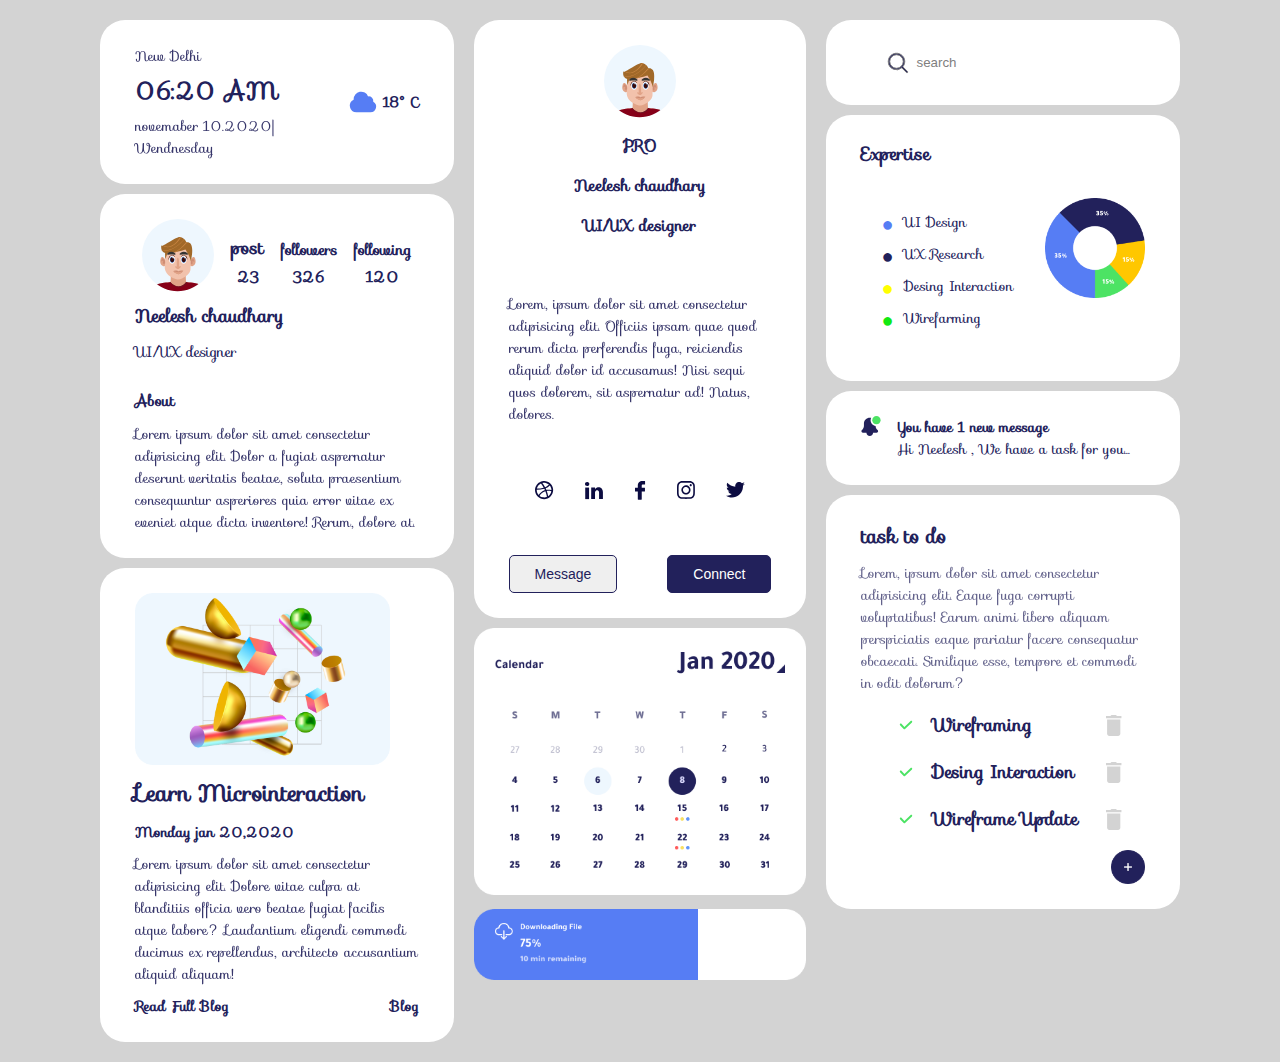
<file: index.html>
<!DOCTYPE html>
<html lang="en">
  <head>
    <meta charset="UTF-8" />
    <meta http-equiv="X-UA-Compatible" content="IE=edge" />
    <meta name="viewport" content="width=device-width, initial-scale=1.0" />
    <title>home page</title>
    <link rel="stylesheet" href="assets/style.css" />
    <link rel="preconnect" href="https://fonts.googleapis.com" />
    <link rel="preconnect" href="https://fonts.gstatic.com" crossorigin />
    <link
      href="https://fonts.googleapis.com/css2?family=Sofia&display=swap"
      rel="stylesheet"
    />
  </head>
  <body>
    <section class="container">
      <!-- item1 -->
      <div class="item1">
        <!--item1-1  -->
        <div class="item1-1 baseSection" >
          <!-- item1-1-1 -->
          <div class="item1-1-1">
            <span>New Delhi</span>
            <span>06:20 AM</span>
            <span>novemaber 10.2020| Wendnesday</span>
          </div>

          <!-- item1-1-2 -->
          <div class="item1-1-2">
            
            <svg xmlns="http://www.w3.org/2000/svg" viewBox="0 0 24 24" fill="currentColor" class="w-6 h-6">
              <path fill-rule="evenodd" d="M4.5 9.75a6 6 0 0111.573-2.226 3.75 3.75 0 014.133 4.303A4.5 4.5 0 0118 20.25H6.75a5.25 5.25 0 01-2.23-10.004 6.072 6.072 0 01-.02-.496z" clip-rule="evenodd" />
            </svg>


            <span> 18° C </span>
          </div>
        </div>







        <!-- item1-2 -->
        <div class="item1-2 baseSection">




            <!-- item1-2-1 -->
            <div class="item1-2-1">
              <img style="grid-area: a;"  src="assets/image/ProfileImage.svg" alt="ProfileImage" />

              <span style="grid-area: a1-2; align-self: flex-end;" >post</span>
              <span style="grid-area: a2-2;">23</span>
              <span style="grid-area: a1-3; align-self: flex-end;">followers</span>
              <span style="grid-area: a2-3;">326</span>
              <span style="grid-area: a1-4; align-self: flex-end;">following</span>
              <span style="grid-area: a2-4;">120</span>
            </div>



          
          
            <span>Neelesh chaudhary</span>
            <span>UI/UX designer</span>
          
          

          
          
            <span>About</span>
            <p>
              Lorem ipsum dolor sit amet consectetur adipisicing elit. Dolor a
              fugiat aspernatur deserunt veritatis beatae, soluta praesentium
              consequuntur asperiores quia error vitae ex eveniet atque dicta
              inventore! Rerum, dolore at.
            </p>
          
        </div>

        <!-- item1-3 -->
        <div class="item1-3 baseSection">
          <img src="assets/image/Image.png" alt="" />
          <span style="font-size: 2.3rem; font-weight: 700;">Learn Microinteraction</span>
          <span>Monday jan 20,2020</span>
          <p>
            Lorem ipsum dolor sit amet consectetur adipisicing elit. Dolore
            vitae culpa at blanditiis officia vero beatae fugiat facilis atque
            labore? Laudantium eligendi commodi ducimus ex repellendus,
            architecto accusantium aliquid aliquam!
          </p>


          <!-- item1-3-1 -->
          <div class="item1-3-1">
            <span>Read Full Blog</span>
            <span>Blog</span>
          </div>
        </div>
      </div>





      <!-- item2 -->
      <div class="item2">


        <!-- item2-1 -->
        <div class="item2-1 baseSection">
          <img src="assets/image/ProfileImage.svg" alt="">

          <span>PRO</span>

          <span>Neelesh chaudhary</span>

          <span>UI/UX designer</span>

          <p>
            Lorem, ipsum dolor sit amet consectetur adipisicing elit. Officiis ipsam quae quod rerum 
            dicta perferendis fuga, reiciendis aliquid dolor id accusamus! Nisi sequi quos dolorem, 
            sit aspernatur ad! Natus, dolores.
          </p>


          <!-- item2-1-1 -->
          <div class="item2-1-1">

            <svg width="19" height="19" viewBox="0 0 19 19" fill="none" xmlns="http://www.w3.org/2000/svg">
              <path fill-rule="evenodd" clip-rule="evenodd" d="M9.07698 18.151C7.28204 18.151 5.52741 17.6188 4.03494 16.6217C2.54246 15.6245 1.37917 14.2072 0.692137 12.549C0.00510788 10.8907 -0.174802 9.06598 0.175154 7.30549C0.52511 5.545 1.38922 3.92781 2.65822 2.65839C3.92722 1.38897 5.54413 0.524324 7.3045 0.173786C9.06488 -0.176752 10.8897 0.00255519 12.5481 0.689036C14.2066 1.37552 15.6243 2.53834 16.6219 4.03049C17.6196 5.52264 18.1524 7.27709 18.153 9.07203C18.1509 11.4788 17.1941 13.7864 15.4925 15.4885C13.791 17.1905 11.4837 18.1481 9.07698 18.151ZM16.331 10.251C14.8457 9.81993 13.2852 9.71285 11.755 9.93703C12.3795 11.638 12.8569 13.3894 13.182 15.172C14.0149 14.6105 14.724 13.8844 15.2655 13.0384C15.8071 12.1924 16.1697 11.2445 16.331 10.253V10.251ZM11.947 15.851C11.6014 13.9487 11.0764 12.0833 10.379 10.28L10.331 10.296C7.89949 11.0427 5.84061 12.6818 4.56798 14.884C5.60016 15.6886 6.82869 16.2025 8.1263 16.3725C9.4239 16.5425 10.7434 16.3625 11.948 15.851H11.947ZM3.61898 13.999C5.0034 11.7539 7.10841 10.0448 9.58998 9.15103C9.68998 9.12003 9.78198 9.09103 9.87898 9.06403C9.69498 8.64603 9.49398 8.22903 9.27898 7.81703C6.82548 8.51931 4.285 8.87112 1.73298 8.86203C1.73298 8.93703 1.73298 9.01203 1.73298 9.08603C1.73049 10.9009 2.40268 12.652 3.61898 13.999ZM1.88498 7.58203C4.17746 7.56837 6.45921 7.2677 8.67698 6.68703C7.84653 5.22277 6.93719 3.80469 5.95298 2.43903C4.92402 2.92422 4.02132 3.641 3.31558 4.53325C2.60983 5.42549 2.12019 6.46899 1.88498 7.58203ZM7.35498 1.94503C8.36119 3.31723 9.2768 4.75361 10.096 6.24503C11.607 5.7479 12.9434 4.82702 13.946 3.59203C13.0613 2.8068 12 2.24697 10.8525 1.96021C9.70489 1.67344 8.50501 1.66824 7.35498 1.94503ZM14.763 4.44503C13.6722 5.75229 12.2589 6.75195 10.663 7.34503C10.834 7.69603 10.998 8.05203 11.151 8.41003C11.2043 8.53736 11.257 8.66369 11.309 8.78903C13.0169 8.61135 14.7418 8.69125 16.426 9.02603C16.4129 7.35255 15.8263 5.73417 14.764 4.44103L14.763 4.44503Z" fill="#0C0C41"/>
              </svg>

              <svg width="18" height="19" viewBox="0 0 18 19" fill="none" xmlns="http://www.w3.org/2000/svg">
                <path d="M4.06719 6.56H0.221191V18.11H4.06719V6.56Z" fill="#0C0C41"/>
                <path d="M16.6924 7.61499C16.2856 7.17582 15.7884 6.8301 15.2351 6.6017C14.6818 6.37329 14.0855 6.26761 13.4874 6.29197C13.0359 6.28674 12.5861 6.34772 12.1524 6.47297C11.7855 6.57663 11.4414 6.74864 11.1384 6.97998C10.6925 7.3126 10.3146 7.7278 10.0254 8.20298V6.56098H6.19238L6.20438 7.12098C6.21238 7.49432 6.21637 8.64431 6.21637 10.571C6.21637 12.4976 6.20871 15.0113 6.19337 18.112H10.0284V11.661C10.0171 11.3413 10.0604 11.0221 10.1564 10.717C10.3139 10.3261 10.5686 9.98187 10.8964 9.71698C11.2465 9.4429 11.6821 9.30125 12.1264 9.31698C12.4109 9.29589 12.6961 9.34859 12.9543 9.47C13.2126 9.5914 13.4351 9.77739 13.6004 10.01C13.9454 10.5876 14.1098 11.2552 14.0724 11.927V18.104H17.9074V11.484C18.005 10.0872 17.571 8.70517 16.6924 7.61499Z" fill="#0C0C41"/>
                <path d="M2.1682 0.999994C1.59156 0.974743 1.0282 1.17774 0.600197 1.56499C0.404466 1.74651 0.249703 1.96768 0.146237 2.21376C0.0427717 2.45983 -0.00701596 2.72515 0.000197143 2.99199C-0.00640738 3.25647 0.0420037 3.51943 0.142362 3.76422C0.24272 4.009 0.392837 4.23027 0.583197 4.41399C0.788118 4.60751 1.0299 4.7578 1.29413 4.8559C1.55836 4.954 1.83964 4.9979 2.1212 4.98499H2.1442C2.72532 5.0109 3.29305 4.80559 3.7232 4.41399C3.91796 4.23334 4.07141 4.01277 4.17306 3.76735C4.27472 3.52193 4.32218 3.25745 4.3122 2.99199C4.31616 2.72599 4.26549 2.46201 4.16332 2.21638C4.06115 1.97075 3.90965 1.74871 3.7182 1.56399C3.51028 1.3717 3.26611 1.22279 2.99998 1.12595C2.73384 1.02911 2.45107 0.98629 2.1682 0.999994Z" fill="#0C0C41"/>
                </svg>

                <svg width="11" height="20" viewBox="0 0 11 20" fill="none" xmlns="http://www.w3.org/2000/svg">
                  <path d="M9.689 0.999986H7.274C6.66846 0.965754 6.06262 1.0618 5.49735 1.28165C4.93209 1.5015 4.42056 1.84003 3.99728 2.27441C3.57399 2.70878 3.2488 3.2289 3.04364 3.79965C2.83848 4.37041 2.75812 4.97853 2.808 5.58299V7.69999H0.380001C0.279219 7.69999 0.182563 7.74002 0.1113 7.81129C0.0400357 7.88255 0 7.9792 0 8.07999V11.142C0 11.2428 0.0400357 11.3394 0.1113 11.4107C0.182563 11.482 0.279219 11.522 0.380001 11.522H2.808V19.248C2.808 19.3488 2.84804 19.4454 2.9193 19.5167C2.99056 19.588 3.08722 19.628 3.188 19.628H6.356C6.45678 19.628 6.55344 19.588 6.6247 19.5167C6.69596 19.4454 6.736 19.3488 6.736 19.248V11.518H9.575C9.6249 11.518 9.67432 11.5082 9.72042 11.4891C9.76652 11.47 9.80841 11.442 9.8437 11.4067C9.87899 11.3714 9.90698 11.3295 9.92607 11.2834C9.94517 11.2373 9.955 11.1879 9.955 11.138V8.07599C9.955 7.9752 9.91496 7.87855 9.8437 7.80729C9.77244 7.73602 9.67578 7.69599 9.575 7.69599H6.735V5.89999C6.735 5.03899 6.94 4.59999 8.062 4.59999H9.689C9.78978 4.59999 9.88644 4.55995 9.9577 4.48869C10.029 4.41742 10.069 4.32077 10.069 4.21999V1.38399C10.0695 1.33375 10.0601 1.2839 10.0412 1.23734C10.0224 1.19077 9.99446 1.14841 9.95913 1.1127C9.92379 1.07698 9.88172 1.04864 9.83535 1.02929C9.78898 1.00994 9.73924 0.999983 9.689 0.999986Z" fill="#0C0C41"/>
                  </svg>

                  <svg width="18" height="18" viewBox="0 0 18 18" fill="none" xmlns="http://www.w3.org/2000/svg">
                    <path d="M17.852 5.262C17.8375 4.51997 17.6968 3.78582 17.436 3.091C17.2053 2.49602 16.8529 1.95576 16.4014 1.50479C15.9499 1.05381 15.4092 0.702043 14.814 0.472C14.1191 0.211454 13.385 0.0707878 12.643 0.056C11.685 0.011 11.381 0 8.95198 0C6.52298 0 6.21698 0.011 5.26198 0.052C4.51995 0.0664973 3.7858 0.207172 3.09098 0.468C2.49288 0.691826 1.95116 1.0441 1.50398 1.5C1.04942 1.94808 0.697636 2.48957 0.472977 3.087C0.210742 3.78161 0.0683841 4.51572 0.0519766 5.258C0.0109766 6.216 0.000976562 6.52 0.000976562 8.95C0.000976562 11.38 0.0109766 11.684 0.0519766 12.639C0.0667551 13.3811 0.20777 14.1152 0.468977 14.81C0.699315 15.4047 1.05122 15.9448 1.50219 16.3958C1.95315 16.8468 2.49326 17.1987 3.08798 17.429C3.78289 17.6895 4.51698 17.8302 5.25898 17.845C6.21298 17.887 6.51798 17.897 8.94698 17.897C11.376 17.897 11.681 17.887 12.635 17.845C13.377 17.8306 14.1112 17.6899 14.806 17.429C15.4009 17.199 15.9412 16.8472 16.3922 16.3962C16.8432 15.9452 17.195 15.4049 17.425 14.81C17.6854 14.1151 17.8261 13.381 17.841 12.639C17.883 11.685 17.893 11.38 17.893 8.951C17.893 6.522 17.893 6.217 17.848 5.263L17.852 5.262ZM16.24 12.569C16.2341 13.1363 16.1299 13.6983 15.932 14.23C15.7828 14.6162 15.5545 14.967 15.2617 15.2598C14.969 15.5525 14.6182 15.7808 14.232 15.93C13.7002 16.1276 13.1383 16.2318 12.571 16.238C11.627 16.28 11.344 16.29 8.95598 16.29C6.56798 16.29 6.28098 16.28 5.34098 16.238C4.77365 16.2323 4.21164 16.1281 3.67998 15.93C3.29138 15.7871 2.94 15.5584 2.65198 15.261C2.35564 14.9723 2.12743 14.6211 1.98398 14.233C1.78639 13.7012 1.68219 13.1393 1.67598 12.572C1.63398 11.628 1.62398 11.345 1.62398 8.957C1.62398 6.569 1.63398 6.282 1.67598 5.342C1.68171 4.77468 1.78592 4.21266 1.98398 3.681C2.12565 3.29232 2.35411 2.94108 2.65198 2.654C2.9412 2.35731 3.29312 2.12907 3.68198 1.986C4.21378 1.78845 4.7757 1.68426 5.34298 1.678C6.28698 1.636 6.56998 1.626 8.95798 1.626C11.346 1.626 11.633 1.637 12.573 1.678C13.1403 1.68383 13.7023 1.78805 14.234 1.986C14.6225 2.12854 14.9739 2.35687 15.262 2.654C15.5583 2.94273 15.7865 3.29392 15.93 3.682C16.1275 4.2138 16.2317 4.77573 16.238 5.343C16.28 6.287 16.29 6.57 16.29 8.958C16.29 11.346 16.279 11.626 16.238 12.57L16.24 12.569Z" fill="#0C0C41"/>
                    <path d="M8.95107 4.353C8.04128 4.353 7.15192 4.62278 6.39546 5.12823C5.63899 5.63369 5.0494 6.35211 4.70123 7.19265C4.35307 8.03319 4.26197 8.95811 4.43946 9.85042C4.61695 10.7427 5.05507 11.5624 5.69839 12.2057C6.34171 12.849 7.16135 13.2871 8.05366 13.4646C8.94597 13.6421 9.87088 13.551 10.7114 13.2028C11.552 12.8547 12.2704 12.2651 12.7758 11.5086C13.2813 10.7522 13.5511 9.8628 13.5511 8.953C13.5511 7.73301 13.0664 6.56297 12.2038 5.7003C11.3411 4.83763 10.1711 4.353 8.95107 4.353ZM8.95107 11.933C8.36129 11.933 7.78475 11.7581 7.29437 11.4304C6.80398 11.1028 6.42177 10.6371 6.19607 10.0922C5.97037 9.54727 5.91132 8.94768 6.02638 8.36923C6.14144 7.79078 6.42545 7.25945 6.84249 6.84241C7.25953 6.42537 7.79087 6.14136 8.36932 6.0263C8.94777 5.91124 9.54734 5.97029 10.0922 6.19599C10.6371 6.42169 11.1029 6.8039 11.4305 7.29429C11.7582 7.78468 11.9331 8.36122 11.9331 8.951C11.9328 9.7418 11.6186 10.5001 11.0594 11.0593C10.5002 11.6185 9.74187 11.9327 8.95107 11.933Z" fill="#0C0C41"/>
                    <path d="M14.8071 4.171C14.8071 4.38322 14.7442 4.59067 14.6263 4.76712C14.5084 4.94357 14.3408 5.0811 14.1448 5.16232C13.9487 5.24353 13.7329 5.26478 13.5248 5.22337C13.3167 5.18197 13.1255 5.07978 12.9754 4.92972C12.8254 4.77966 12.7232 4.58847 12.6817 4.38033C12.6403 4.17218 12.6616 3.95644 12.7428 3.76038C12.824 3.56431 12.9616 3.39673 13.138 3.27883C13.3145 3.16093 13.5219 3.09799 13.7341 3.09799C14.0187 3.09799 14.2916 3.21104 14.4929 3.41227C14.6941 3.6135 14.8071 3.88642 14.8071 4.171Z" fill="#0C0C41"/>
                    </svg>
                    
                    <svg width="19" height="16" viewBox="0 0 19 16" fill="none" xmlns="http://www.w3.org/2000/svg">
                      <path d="M18.934 1.82601C18.2236 2.13674 17.4705 2.339 16.7 2.42601C17.5143 1.95148 18.1212 1.18901 18.401 0.289011C17.6406 0.74207 16.8072 1.05915 15.938 1.22601C15.5815 0.846793 15.1525 0.542977 14.6764 0.332556C14.2004 0.122135 13.6869 0.00938636 13.1665 0.000994012C12.6461 -0.00739834 12.1293 0.0887357 11.6467 0.283697C11.1641 0.478659 10.7255 0.768485 10.357 1.13601C9.99034 1.49178 9.70048 1.91889 9.50527 2.391C9.31007 2.86311 9.21365 3.3702 9.22198 3.88101C9.22436 4.18001 9.25787 4.47795 9.32198 4.77001C7.76521 4.69632 6.24278 4.28697 4.85898 3.57001C3.49314 2.87334 2.28803 1.89883 1.32098 0.709009C0.985283 1.28533 0.803446 1.93829 0.792939 2.60516C0.782431 3.27203 0.943606 3.93041 1.26098 4.51701C1.56258 5.07348 1.99586 5.54763 2.52298 5.89801C1.90729 5.87638 1.30578 5.70731 0.768977 5.40501V5.45301C0.756608 6.35546 1.07012 7.23208 1.65198 7.92201C2.21526 8.61577 3.00405 9.08997 3.88098 9.26201C3.54771 9.34959 3.20456 9.39395 2.85998 9.39401C2.61449 9.39221 2.36948 9.37216 2.12698 9.33401C2.37628 10.1044 2.85986 10.7778 3.51024 11.2602C4.16062 11.7426 4.94536 12.01 5.75498 12.025C4.3876 13.1156 2.68591 13.7012 0.936977 13.683C0.624339 13.6851 0.311836 13.6694 0.000976562 13.636C1.77343 14.7886 3.84577 15.3944 5.95998 15.378C7.2816 15.3875 8.5947 15.1658 9.83998 14.723C10.9712 14.3313 12.0217 13.737 12.94 12.969C13.7958 12.237 14.5417 11.3856 15.155 10.441C15.7612 9.51926 16.2288 8.51355 16.543 7.45601C16.8438 6.44492 16.9981 5.3959 17.001 4.34101C17.001 4.11701 16.997 3.95034 16.989 3.84101C17.749 3.28695 18.4071 2.60517 18.934 1.82601Z" fill="#0C0C41"/>
                      </svg>

                     </div> 

                  <!-- item2-1-2 -->
                  <form action="/" method="get" class="item2-1-2">
                    <button type="submit">Message</button>
                    <button type="submit">Connect</button>
                  </form>

        
          

        </div>


        <!-- item2-2 -->
        <div class="item2-2">
          <img src="assets/image/calendar.png" alt="calendar">

        </div>



        <!-- item2-3 -->
        <div class="item2-3">

          <img src="assets/image/download.png" alt="download">

        </div>
        

      </div>

      <!-- item3 -->
      <div class="item3">
        <!-- item3-1 -->
        <div class="item3-1 baseSection">
              <input type="text" name="" id="" value="search"/>

              <svg xmlns="http://www.w3.org/2000/svg" viewBox="0 0 24 24" fill="currentColor" class="w-6 h-6">
                <path fill-rule="evenodd" d="M10.5 3.75a6.75 6.75 0 100 13.5 6.75 6.75 0 000-13.5zM2.25 10.5a8.25 8.25 0 1114.59 5.28l4.69 4.69a.75.75 0 11-1.06 1.06l-4.69-4.69A8.25 8.25 0 012.25 10.5z" clip-rule="evenodd" />
              </svg>

        </div>

        <!-- item3-2 -->
        <div class="item3-2 baseSection">

          <!-- item3-2-1 -->
          <div class="item3-2-1">

            <span>Expertise</span>

            <ul>
              <li>UI Design</li>
              <li>UX Research</li>
              <li>Desing Interaction</li>
              <li>Wirefarming</li>
            </ul>
          </div>
          <!-- item3-2-2 -->
          <img src="assets/image/Pie.png" alt="piechart">

        </div>

        <!-- item3-3 -->
        <div class="item3-3 baseSection">


          <svg width="20" height="20" viewBox="0 0 20 20" fill="none" xmlns="http://www.w3.org/2000/svg" style="grid-area: e;">
            <g clip-path="url(#clip0_8177_71)">
            <path d="M12.0964 16.6667C12.0964 18.5077 10.6039 20 8.76297 20C6.922 20 5.42969 18.5077 5.42969 16.6667C5.42969 14.8257 6.922 13.3333 8.76297 13.3333C10.6039 13.3333 12.0964 14.8257 12.0964 16.6667Z" fill="#22215B"/>
            <path d="M14.603 9.93424C11.778 9.53079 9.59641 7.10159 9.59641 4.16672C9.59641 3.33328 9.77463 2.54257 10.0905 1.82495C9.66385 1.72501 9.22058 1.66672 8.76297 1.66672C5.54642 1.66672 2.92969 4.28329 2.92969 7.5V9.8233C2.92969 11.4725 2.20718 13.0292 0.939636 14.1008C0.61554 14.3774 0.429688 14.7816 0.429688 15.2083C0.429688 16.0126 1.08383 16.6667 1.88797 16.6667H15.638C16.4423 16.6667 17.0964 16.0126 17.0964 15.2083C17.0964 14.7816 16.9106 14.3774 16.5781 14.0933C15.3481 13.0525 14.6347 11.5416 14.603 9.93424Z" fill="#22215B"/>
            <path d="M19.5966 4.16672C19.5966 6.4679 17.7311 8.33328 15.4299 8.33328C13.1287 8.33328 11.2632 6.4679 11.2632 4.16672C11.2632 1.86554 13.1287 0 15.4299 0C17.7311 0 19.5966 1.86554 19.5966 4.16672Z" fill="#4CE364"/>
            </g>
            <defs>
            <clipPath id="clip0_8177_71">
            <rect width="20" height="20" fill="white"/>
            </clipPath>
            </defs>
            </svg>

            <span style="grid-area: e1-2;">You have 1 new message</span>

            <span style="grid-area: e2-2;">Hi Neelesh , We have a task for you...</span>


            </div>


            <!-- item3-4 -->
            <div class="item3-4 baseSection">

              <span style="font-size: 2rem; font-weight: bold;">task to do</span>

                <p> 
                    Lorem, ipsum dolor sit amet consectetur adipisicing elit. Eaque fuga
                    corrupti voluptatibus! Earum animi libero aliquam perspiciatis eaque pariatur facere
                    consequatur obcaecati. Similique esse, tempore et commodi in odit dolorum?
                </p>

                  <!-- item3-4-1 -->
                  <div class="item3-4-1">
                   <img style="grid-area: check1;" src="assets/image/CheckCircle.svg" alt="check">

                   <span style="grid-area: text1;">Wireframing</span>

                   <svg style="grid-area: delet1;" width="16" height="21" viewBox="0 0 16 21" fill="none" xmlns="http://www.w3.org/2000/svg">
                    <path fill-rule="evenodd" clip-rule="evenodd" d="M13.219 3.30469L13.219 3.30474H2.20325L2.20329 3.30469H0V1.10153H4.40645L5.50799 0H9.9143L11.0158 1.10153H15.4221V3.30469H13.219ZM14.3206 18.7268V4.40625H1.10168V18.7268C1.10168 19.9385 2.09311 20.9299 3.30484 20.9299H12.1175C13.3292 20.9299 14.3206 19.9385 14.3206 18.7268Z" />
                    </svg>
                    
                   <img style="grid-area: check2;" src="assets/image/CheckCircle.svg" alt="check">

                   <span style="grid-area: text2;">Desing Interaction</span>

                   <svg style="grid-area: delet2;" width="16" height="21" viewBox="0 0 16 21" fill="none" xmlns="http://www.w3.org/2000/svg">
                    <path fill-rule="evenodd" clip-rule="evenodd" d="M13.219 3.30469L13.219 3.30474H2.20325L2.20329 3.30469H0V1.10153H4.40645L5.50799 0H9.9143L11.0158 1.10153H15.4221V3.30469H13.219ZM14.3206 18.7268V4.40625H1.10168V18.7268C1.10168 19.9385 2.09311 20.9299 3.30484 20.9299H12.1175C13.3292 20.9299 14.3206 19.9385 14.3206 18.7268Z" />
                    </svg>

                   <img style="grid-area: check3;" src="assets/image/CheckCircle.svg" alt="check">

                   <span style="grid-area: text3;">Wireframe Update</span>

                   <svg style="grid-area: delet3;" width="16" height="21" viewBox="0 0 16 21" fill="none" xmlns="http://www.w3.org/2000/svg">
                    <path fill-rule="evenodd" clip-rule="evenodd" d="M13.219 3.30469L13.219 3.30474H2.20325L2.20329 3.30469H0V1.10153H4.40645L5.50799 0H9.9143L11.0158 1.10153H15.4221V3.30469H13.219ZM14.3206 18.7268V4.40625H1.10168V18.7268C1.10168 19.9385 2.09311 20.9299 3.30484 20.9299H12.1175C13.3292 20.9299 14.3206 19.9385 14.3206 18.7268Z" />
                    </svg>

                  </div>

                  <img style="width: 34px; align-self: flex-end;" src="assets/image/Add Button.png" alt="">
                </div>


                

            
            

        

       
        
      </div>


    </section>

  </body>

</html>
</file>
<file: assets/style.css>
*{
    box-sizing: border-box;
    margin: 0px;
}

:root{
    --baseColor:#22215B;
}

@font-face{
    font-family: 'mysofia';
    src: url(font/Sofia-Regular.ttf);
}

html{
    font-size: 62.5%;
    font-family: sofia , 'mysofia';
    color: var(--baseColor);
}

body{
    background-color: #d3d3d3;
}


.container{
    display: flex;
    flex-direction: column;
    gap: 10rem;
    margin: 1rem ;
}

.baseSection{
    background-color: #fff;
    border-radius: 25px;
    padding: 2rem 1.5rem;
}

.item1{
      display: flex;
      flex-direction: column;
      gap: 1rem;

    /* child rolse*/
    flex-basis: 35%;
}


.item1-1{
    display: flex;
    align-items: center;
    justify-content: space-between;
}



.item1-1-1{
    display: flex;
    flex-direction: column;
    gap: 5px;
 
   /* child rolse*/
   flex-basis: 75%;
}


.item1-1-1 span:nth-child(even){
    font-size: 2rem;
    font-weight: bold;
}


.item1-1-1 span:nth-child(odd){
    font-size: 1.2rem;
    opacity: 90%;

}



.item1-1-2{
    display: flex;
    align-items: center;
    justify-content: space-between;
    gap: 5px;
    white-space: nowrap;

    /* child rolse*/
    flex-basis: 20%;
}

.item1-1-2 svg {
    width: 30px;
    fill: #567DF4;

}

.item1-1-2 span{
    font-size: 1.4rem;
    font-weight: bold;
}


.item1-2{
    display: flex;
    flex-direction: column;
    gap: 10px;
}

.item1-2 span:nth-child(2)
{
    font-size: 1.8rem;
    font-weight: 700;
}


.item1-2 span:nth-child(3)
{
    font-size: 1.5rem;
    
}

.item1-2 span:nth-child(4)
{
    font-size: 1.5rem;
    font-weight: 700;
    margin-top: 15px;
}

.item1-2 p {
    font-size: 1.4rem;
    opacity: 90%;
}

.item1-2-1{
    display: grid;
    grid-template-areas: "a a1-2 a1-3 a1-4"
    "a a2-2 a2-3 a2-4";
    gap: 3px;
    justify-items: center;
}


.item1-2-1 span{
    font-size: 1.5rem;
    font-weight: 900;
}


.item1-3{
    display: flex;
    flex-direction: column;
    gap: 10px;
}

.item1-3 img{
    width: 90%;
}




.item1-3 :nth-child(3)
{
    font-size: 1.4rem;
    font-weight: 700;
}


.item1-3 p{
    font-size: 1.4rem;
    opacity: 90%;
}



.item1-3-1{
    display: flex;
    font-size: 1.4rem;
    font-weight: 700;
    justify-content: space-between;
    align-items: center;
    font-size: 1.4rem;
    font-weight: 700;

}


.item2{
      display: flex;
      flex-direction: column;
      gap: 1rem;


    /* child rolse */
    flex-basis: 30%;
}

.item2-1{
    display: flex;
    flex-direction: column;
    align-items: center;
    gap: 1.5rem;

}

.item2-1 p{
    font-size: 1.4rem;
    opacity: 90%;
}


.item2-1 span{
    font-size: 1.6rem;
    font-weight: bold;
}

.item2-1-1{
    width: 80%;
    display: flex;
    align-items: center;
    justify-content: space-between;
}


.item2-1-2{
    width: 90%;
    display: flex;
    align-items: center;
    gap: 5rem;
    justify-content: center;
}

.item2-1-2 button{
    border-radius: 5px;
    border: 1px solid var(--baseColor);
    padding: 1rem 2.5rem;
    margin-top: 1rem;
    color: var(--baseColor);
    font-size: 1.4rem;
}


.item2-1-2 :nth-child(2){
    color: #fff;
    background: var(--baseColor);
}

.item2-2 img {
    width: 100%;
}

.item2-3 img{
    width: 100%;
}


.item3{
    display: flex;
    flex-direction: column;
    gap: 1rem;


    /* child rolse */
    flex-basis: 35%;
}

.item3-1{
    position: relative;
}

.item3-1 input{
    width: 90%;
    color: #808080;
    border-radius: 10px;
    padding: 1rem 1.5rem;
    padding-left: 4rem;
    border: 0;
    margin: 0 1.5rem;
    
}

.item3-1 svg {
    width: 24px;
    position: absolute;
    stroke: #808080;
    bottom: 2.5rem;
    left: 4rem;

}


.item3-2{
    display: flex;
    justify-content: space-between;
    align-items: center;
    
}

.item3-2 img {
    width: 100px;
}

.item3-2 span{
    font-size: 1.8rem;
    font-weight: bold;
}
.item3-2 ul{
    font-size: 1.4rem;
    padding: 20px;
    list-style: none;
}

.item3-2 li::before{
    margin-right: 1rem;
    font-size: 2rem;
    vertical-align: middle;
}

.item3-2 li:nth-of-type(1)::before{
    content: "●";
    color: #567DF4;
}

.item3-2 li:nth-of-type(2)::before{
    content: "●";
    color: #22215B;
}

.item3-2 li:nth-of-type(3)::before{
    content: "●";
    color: rgb(255,255,0);
}

.item3-2 li:nth-of-type(4)::before{
    content: "●";
    color: #12e912;
}
.item3-2-1{
    display: flex;
    flex-direction: column;
    gap: 2rem;
}

.item3-3{
    display: grid;
    grid-template-areas: "e e1-2"
    "e e2-2";
   

}

.item3-3 span:nth-of-type(odd){
    font-size: 1.4rem;
    font-weight: bold;
}

.item3-3 span:nth-of-type(even){
    font-size: 1.4rem;
    
}

.item3-4
{
    display: flex;
    flex-direction: column;
    gap: 10px;

}


.item3-4 p{
    font-size: 1.4rem;
    opacity: 70%;
}

.item3-4-1{
    display: grid;
    grid-template-areas: "check1 text1 delet1"
    "check2 text2 delet2"
    "check3 text3 delet3";
    column-gap: 5px;
    row-gap: 5px;
    align-items: center;
    font-size: 1.8rem;
    font-weight: 700;

}






.item3-4-1 img{
    justify-self: end;
}

.item3-4-1 svg{
    fill: #d3d3d3;

}

@media screen and (min-Width:1024px)
{
    .container{
        display: flex;
        flex-direction:row;
        gap: 2rem;
        
    }
    .item2-1 p{
        margin: 4rem 0;
    }

    .item2-1-1{
        margin-bottom: 3rem;
    }


@media screen and (min-Width:480px) {
    .baseSection{
        padding: 2.5rem 3.5rem;
    }
    .container{
        margin: 1rem 3rem;
    }

    .item3-1 svg {
        
        bottom: 3rem;
        left: 6rem;
    
    }
}


@media screen and (min-width:600px){

    .item1-1-1 span:nth-child(even){
        font-size: 2.4rem;
       
    }
    
    
    .item1-1-1 span:nth-child(odd){
        font-size: 1.4rem;
        
    
    }
    
}

@media screen and (min-width:400px) and (max-width:599px){
    .container{
        margin: 2rem 4rem;
    }
}

@media screen and (min-width:600px) and (max-width:700px){
    .container{
        margin: 2rem 10rem;
    }
}

@media screen and (min-width:701px) and (max-width:799px){
    .container{
        margin: 2rem 15rem;
    }
}

@media screen and (min-width:800px) and (max-width:1000px){
    .container{
        margin: 2rem 18rem;
    }
}


@media screen and (min-width:1001px) and (max-width:1024px){

    .container{
        margin: 2rem 2rem;
        justify-content: center;
    }

    .baseSection{
        
        padding: 2rem 1rem;
    }

    .item3-1 svg {
        
        bottom: 2.5rem;
        left: 4rem;
    
    }

    .item3-3 span:nth-of-type(even){
        white-space: nowrap;
    }


}

@media screen and (min-width:1280px){

    .container{
        margin: 2rem 10rem;
        justify-content: center;
    }

}
</file>
